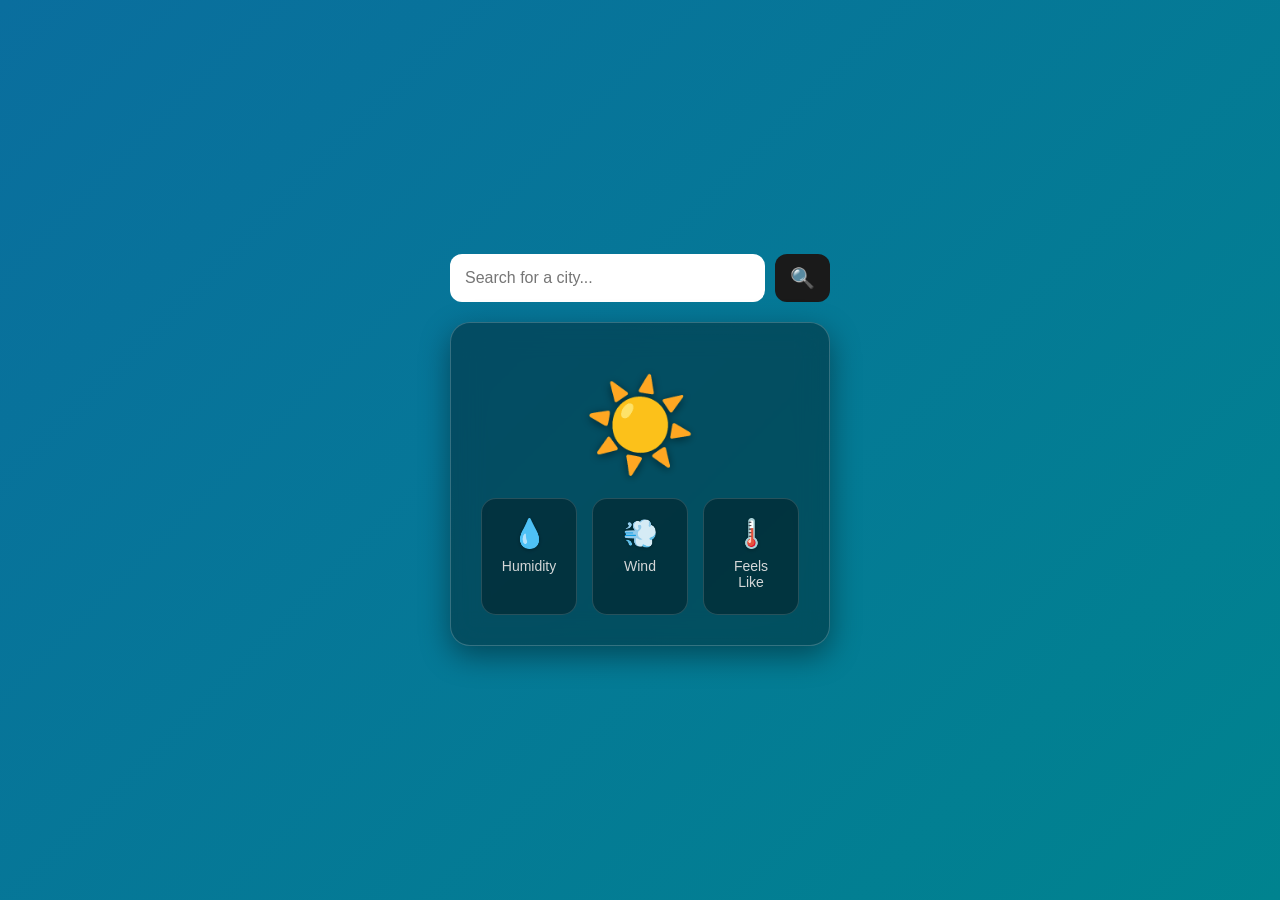
<file: index.html>
<!DOCTYPE html>
<html lang="en">
<head>
    <meta charset="UTF-8">
    <meta name="viewport" content="width=device-width, initial-scale=1.0">
    <title>Weather App</title>
    <link rel="stylesheet" href="styles.css">
</head>
<body>

<div class="container">

    <div class="search-box">
        <input type="text" id="city-input" placeholder="Search for a city...">
        <button id="search-btn">🔍</button>
    </div>

    <div class="weather-card">

        <h2 id="city"></h2>
        <p id="date"></p>

        <div class="weather-icon">
            ☀️
        </div>

        <h1 id="temperature"></h1>


        <div class="details">

            <div class="detail-box">
                <span>💧</span>
                <p>Humidity</p>
                <h3 id="humidity"></h3>
            </div>

            <div class="detail-box">
                <span>💨</span>
                <p>Wind</p>
                <h3 id="wind"></h3>
            </div>

            <div class="detail-box">
                <span>🌡️</span>
                <p>Feels Like</p>
                <h3 id="feels-like"></h3>
            </div>

        </div>

    </div>

</div>

    <script src="script.js"></script>
</body>
</html>
</file>
<file: styles.css>
*{
    margin:0;
    padding:0;
    box-sizing:border-box;
    font-family:Arial, Helvetica, sans-serif;
}

body{
    min-height:100vh;
    display:flex;
    justify-content:center;
    align-items:center;

    /* Darkened gradient for better contrast with white text */
    background:linear-gradient(135deg,#0a6e9e,#00838f);
}

.container{
    width:380px;
}

.search-box{
    display:flex;
    gap:10px;
    margin-bottom:20px;
}

.search-box input{
    flex:1;
    padding:15px;
    border:none;
    border-radius:12px;
    font-size:16px;
    outline:none;
    /* Ensure input text is dark for contrast on white background */
    color:#1a1a1a;
    background:white;
}

.search-box button{
    width:55px;
    border:none;
    border-radius:12px;
    cursor:pointer;
    font-size:20px;
    /* Dark background with white icon for contrast */
    background:#1a1a1a;
    color:white;
    transition:.25s;
}

.search-box button:hover{
    transform:scale(1.05);
    background:#333;
}

.weather-card{
    /* Increased opacity for better contrast with white text */
    background:rgba(0,0,0,.35);
    backdrop-filter:blur(15px);

    /* Darker border for definition */
    border:1px solid rgba(255,255,255,.2);

    border-radius:20px;

    padding:30px;

    color: white;

    text-align:center;

    box-shadow:0 10px 30px rgba(0,0,0,.4);
}

.weather-icon{
    font-size:90px;
    margin:20px 0;
    /* Ensure icon emoji/character has sufficient contrast */
    text-shadow:0 2px 10px rgba(0,0,0,.5);
}

#temperature{
    font-size:70px;
    margin-bottom:5px;
    /* Bold text for better readability */
    font-weight:bold;
    text-shadow:0 2px 8px rgba(0,0,0,.4);
}

#description{
    font-size:22px;
    margin-bottom:30px;
    text-transform:capitalize;
    font-weight:500;
}

.details{
    display:grid;
    grid-template-columns:repeat(3,1fr);
    gap:15px;
}

.detail-box{
    /* Darker semi-transparent background for detail boxes */
    background:rgba(0,0,0,.35);
    border-radius:15px;
    padding:18px;
    /* Subtle border for definition */
    border:1px solid rgba(255,255,255,.15);
}

.detail-box span{
    font-size:28px;
    /* Ensure icons/text in detail boxes have contrast */
    color:#ffffff;
    text-shadow:0 1px 4px rgba(0,0,0,.3);
}

.detail-box p{
    margin-top:8px;
    font-size:14px;
    /* Increased opacity for better readability */
    opacity:.95;
    color:#e0e0e0;
    font-weight:500;
}

.detail-box h3{
    margin-top:6px;
    font-size:20px;
    color:#ffffff;
    text-shadow:0 1px 3px rgba(0,0,0,.3);
}

@media(max-width:450px){
    .container{
        width:95%;
    }

    .details{
        grid-template-columns:1fr;
    }
}
</file>
